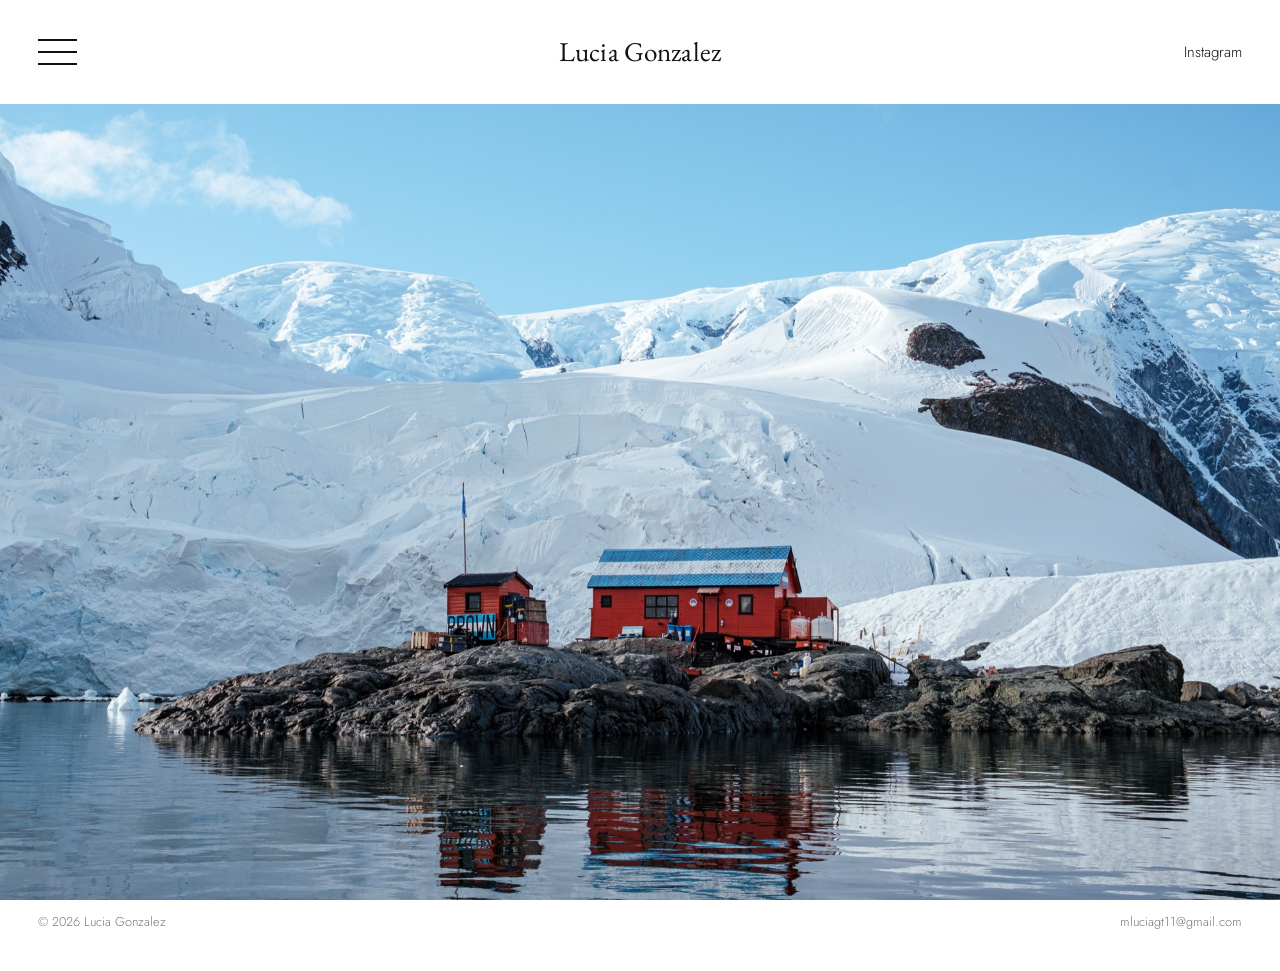
<file: index.html>
<!DOCTYPE html>
<html lang="en">
<head>
<title>Lucia Gonzalez | Photography</title>
<meta name="description" content="Photography by Lucia Gonzalez: biology, expeditions and the places in between.">
<meta charset="UTF-8">
<meta name="viewport" content="width=device-width, initial-scale=1">
<link rel="preconnect" href="https://fonts.googleapis.com">
<link rel="preconnect" href="https://fonts.gstatic.com" crossorigin>
<link href="https://fonts.googleapis.com/css2?family=EB+Garamond:wght@400&family=Jost:wght@300;400&display=swap" rel="stylesheet">
<link rel="stylesheet" href="style.css">
</head>
<body>

<header class="top">
  <button class="menu-toggle" type="button" aria-expanded="false" aria-controls="menu" aria-label="Open menu">
    <span></span><span></span><span></span>
  </button>
  <a class="top__name" href="index.html">Lucia Gonzalez</a>
  <a class="top__social" href="https://www.instagram.com/photobymlgt" target="_blank" rel="noopener noreferrer">Instagram</a>
</header>

<nav class="menu" id="menu" aria-label="Primary">
  <a href="index.html" aria-current="page">Home</a>
  <a href="work.html">Field Notes</a>
  <a href="about.html">About | Contact</a>
</nav>

<main class="home">
  <a href="albums/antarctica.html">
    <img class="home__image" src="images/ANT1-34.jpg" alt="Latest by Lucia Gonzalez">
  </a>
</main>

<footer class="foot">
  <p>© <span id="year">2026</span> Lucia Gonzalez</p>
  <p><a href="mailto:mluciagt11@gmail.com">mluciagt11@gmail.com</a></p>
</footer>

<script src="script.js"></script>
</body>
</html>
</file>
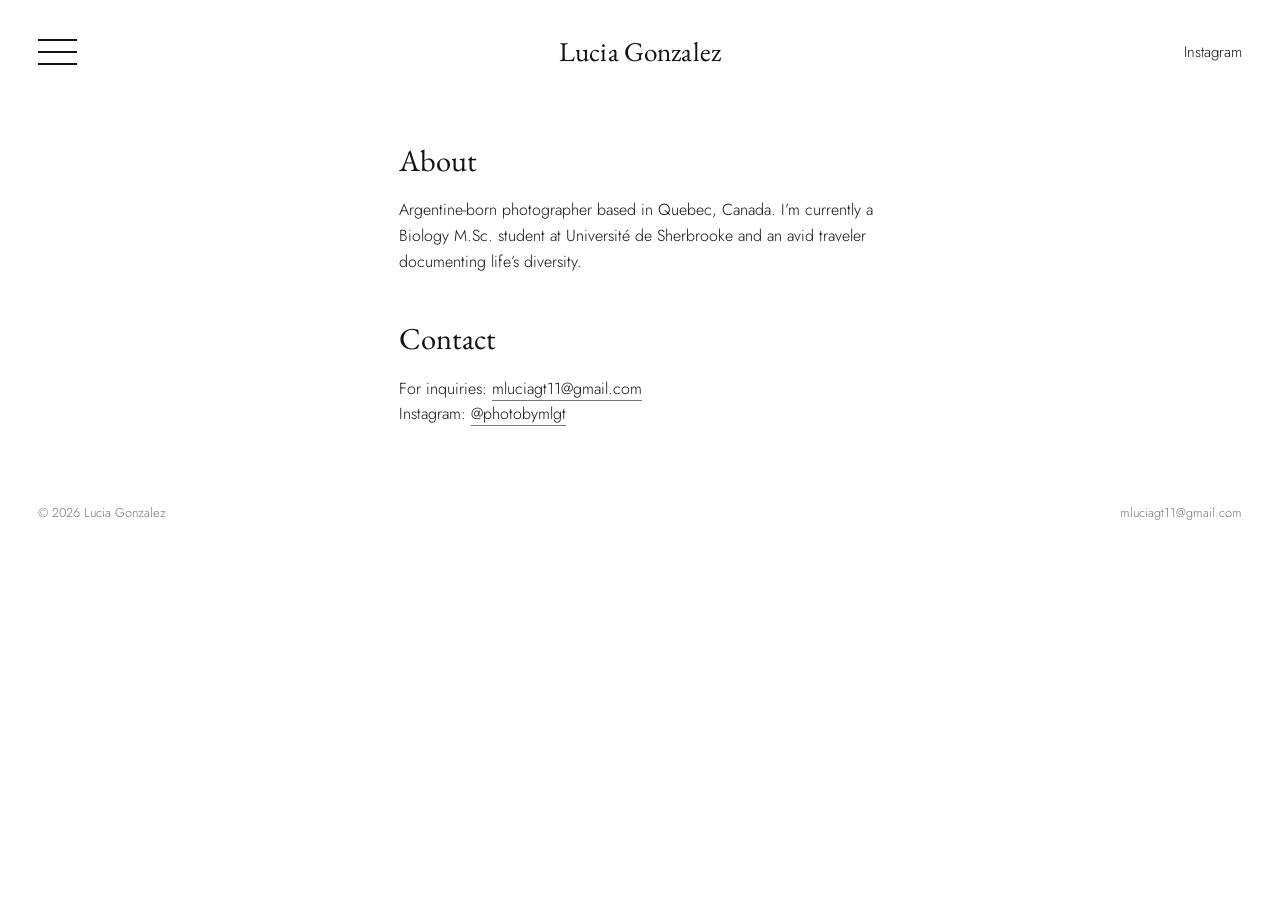
<file: about.html>
<!DOCTYPE html>
<html lang="en">
<head>
<title>About | Lucia Gonzalez</title>
<meta charset="UTF-8">
<meta name="viewport" content="width=device-width, initial-scale=1">
<link rel="preconnect" href="https://fonts.googleapis.com">
<link rel="preconnect" href="https://fonts.gstatic.com" crossorigin>
<link href="https://fonts.googleapis.com/css2?family=EB+Garamond:wght@400&family=Jost:wght@300;400&display=swap" rel="stylesheet">
<link rel="stylesheet" href="style.css">
</head>
<body>

<header class="top">
  <button class="menu-toggle" type="button" aria-expanded="false" aria-controls="menu" aria-label="Open menu">
    <span></span><span></span><span></span>
  </button>
  <a class="top__name" href="index.html">Lucia Gonzalez</a>
  <a class="top__social" href="https://www.instagram.com/photobymlgt" target="_blank" rel="noopener noreferrer">Instagram</a>
</header>

<nav class="menu" id="menu" aria-label="Primary">
  <a href="index.html">Home</a>
  <a href="work.html">Field Notes</a>
  <a href="about.html" aria-current="page">About | Contact</a>
</nav>

<main class="page page--text">
  <h1>About</h1>
  <p>Argentine-born photographer based in Quebec, Canada. I&rsquo;m currently a Biology M.Sc. student at Universit&eacute; de Sherbrooke and an avid traveler documenting life&rsquo;s diversity.</p>
  <h1 id="contact">Contact</h1>
  <p>For inquiries: <a href="mailto:mluciagt11@gmail.com">mluciagt11@gmail.com</a></p>
  <p>Instagram: <a href="https://www.instagram.com/photobymlgt/" target="_blank" rel="noopener">@photobymlgt</a></p>
</main>

<footer class="foot">
  <p>© <span id="year">2026</span> Lucia Gonzalez</p>
  <p><a href="mailto:mluciagt11@gmail.com">mluciagt11@gmail.com</a></p>
</footer>

<script src="script.js"></script>
</body>
</html>
</file>
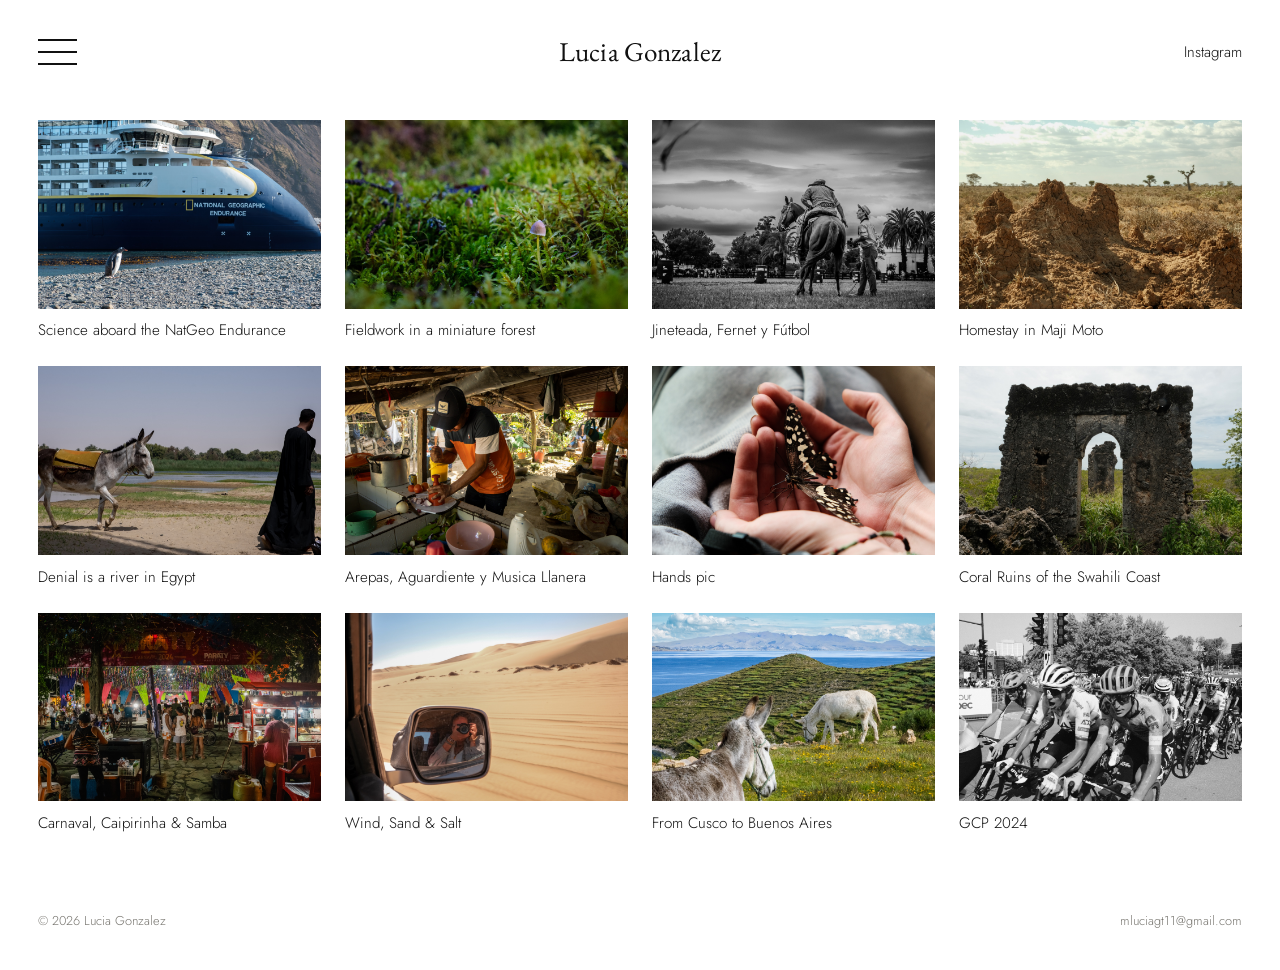
<file: work.html>
<!DOCTYPE html>
<html lang="en">
<head>
<title>Work | Lucia Gonzalez</title>
<meta charset="UTF-8">
<meta name="viewport" content="width=device-width, initial-scale=1">
<link rel="preconnect" href="https://fonts.googleapis.com">
<link rel="preconnect" href="https://fonts.gstatic.com" crossorigin>
<link href="https://fonts.googleapis.com/css2?family=EB+Garamond:wght@400&family=Jost:wght@300;400&display=swap" rel="stylesheet">
<link rel="stylesheet" href="style.css">
</head>
<body>

<header class="top">
  <button class="menu-toggle" type="button" aria-expanded="false" aria-controls="menu" aria-label="Open menu">
    <span></span><span></span><span></span>
  </button>
  <a class="top__name" href="index.html">Lucia Gonzalez</a>
  <a class="top__social" href="https://www.instagram.com/photobymlgt" target="_blank" rel="noopener noreferrer">Instagram</a>
</header>

<nav class="menu" id="menu" aria-label="Primary">
  <a href="index.html">Home</a>
  <a href="work.html" aria-current="page">Field Notes</a>
  <a href="about.html">About | Contact</a>
</nav>

<main class="page">
  <div class="album__grid">
    <a class="card" href="albums/antarctica.html">
      <img src="images/SG2_Stromness-29.jpg" alt="Cierva Cove, Antarctic Peninsula">
      <span>Science aboard the NatGeo Endurance</span>
    </a>
    <a class="card" href="albums/moss-mycobiome.html">
      <img src="images/Pleurozium_lbm.jpg" alt="The hidden world of mosses">
      <span>Fieldwork in a miniature forest</span>
    </a>
    <a class="card" href="albums/Jineteada.html">
      <img src="images/ARG.gilbert.BW-16.jpg" alt="Jineteada Entre Rios, Argentina">
      <span>Jineteada, Fernet y Fútbol</span>
    </a>
    <a class="card" href="albums/mcgill-afss.html">
      <img src="images/AFSS-6.jpg" alt="Maji Moto, Kenya">
      <span>Homestay in Maji Moto</span>
    </a>
    <a class="card" href="albums/nile.html">
      <img src="images/Egypt-1.jpg" alt="Nile River, Egypt">
      <span>Denial is a river in Egypt</span>
    </a>
    <a class="card" href="albums/Arepas.html">
      <img src="images/COL.casanare-096.jpg" alt="Monterrey, colombia">
      <span>Arepas, Aguardiente y Musica Llanera</span>
    </a>
    <a class="card" href="albums/album.html">
      <img src="images/Hands-1.jpg" alt="Hands">
      <span>Hands pic</span>
    </a>
    <a class="card" href="albums/album.html">
      <img src="images/Kilwa-1.jpg" alt="Kilwa, Tanzania">
      <span>Coral Ruins of the Swahili Coast</span>
    </a>
    <a class="card" href="albums/album.html">
      <img src="images/BRA-96.jpg" alt="Paraty, Brazil">
      <span>Carnaval, Caipirinha & Samba</span>
    </a>
    <a class="card" href="albums/album.html">
      <img src="images/Desert-2.jpg" alt="Siwa Oasis, Egypt">
      <span>Wind, Sand & Salt</span>
    </a>
    <a class="card" href="albums/album.html">
      <img src="images/BOL-039.jpg" alt="Bolivia">
      <span>From Cusco to Buenos Aires</span>
    </a>
    <a class="card" href="albums/album.html">
      <img src="images/GPC-1.jpg" alt="Grand Prix Cycliste">
      <span>GCP 2024</span>
    </a>
  </div>
</main>

<footer class="foot">
  <p>© <span id="year">2026</span> Lucia Gonzalez</p>
  <p><a href="mailto:mluciagt11@gmail.com">mluciagt11@gmail.com</a></p>
</footer>

<script src="script.js"></script>
</body>
</html>
</file>
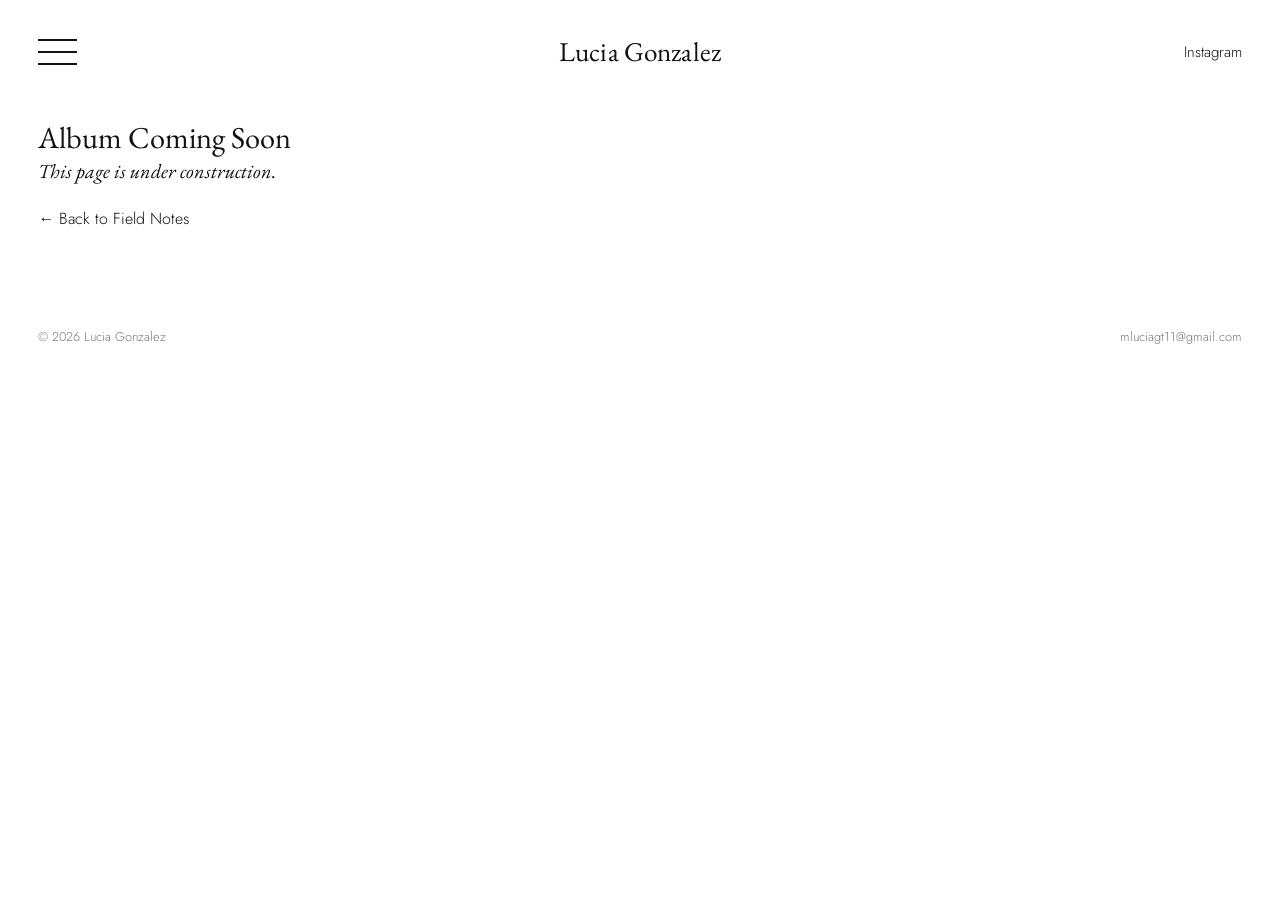
<file: albums/album.html>
<!DOCTYPE html>
<html lang="en">
<head>
<title>Album Coming Soon | Lucia Gonzalez</title>
<meta charset="UTF-8">
<meta name="viewport" content="width=device-width, initial-scale=1">
<link rel="preconnect" href="https://fonts.googleapis.com">
<link rel="preconnect" href="https://fonts.gstatic.com" crossorigin>
<link href="https://fonts.googleapis.com/css2?family=EB+Garamond:wght@400&family=Jost:wght@300;400&display=swap" rel="stylesheet">
<link rel="stylesheet" href="../style.css">
</head>
<body>

<header class="top">
  <button class="menu-toggle" type="button" aria-expanded="false" aria-controls="menu" aria-label="Open menu">
    <span></span><span></span><span></span>
  </button>
  <a class="top__name" href="../index.html">Lucia Gonzalez</a>
  <a class="top__social" href="https://www.instagram.com/photobymlgt" target="_blank" rel="noopener noreferrer">Instagram</a>
</header>

<nav class="menu" id="menu" aria-label="Primary">
  <a href="../index.html">Home</a>
  <a href="../work.html" aria-current="page">Field Notes</a>
  <a href="../about.html">About | Contact</a>
</nav>

<main class="page">

  <section class="story">
    <div class="story__text">
      <h1>Album Coming Soon</h1>
      <p class="story__place">This page is under construction.</p>
      <p></p>
      <p><a href="../work.html">&larr; Back to Field Notes</a></p>
    </div>
  </section>

</main>

<footer class="foot">
  <p>© <span id="year">2026</span> Lucia Gonzalez</p>
  <p><a href="mailto:mluciagt11@gmail.com">mluciagt11@gmail.com</a></p>
</footer>

<script src="../script.js"></script>
</body>
</html>
</file>
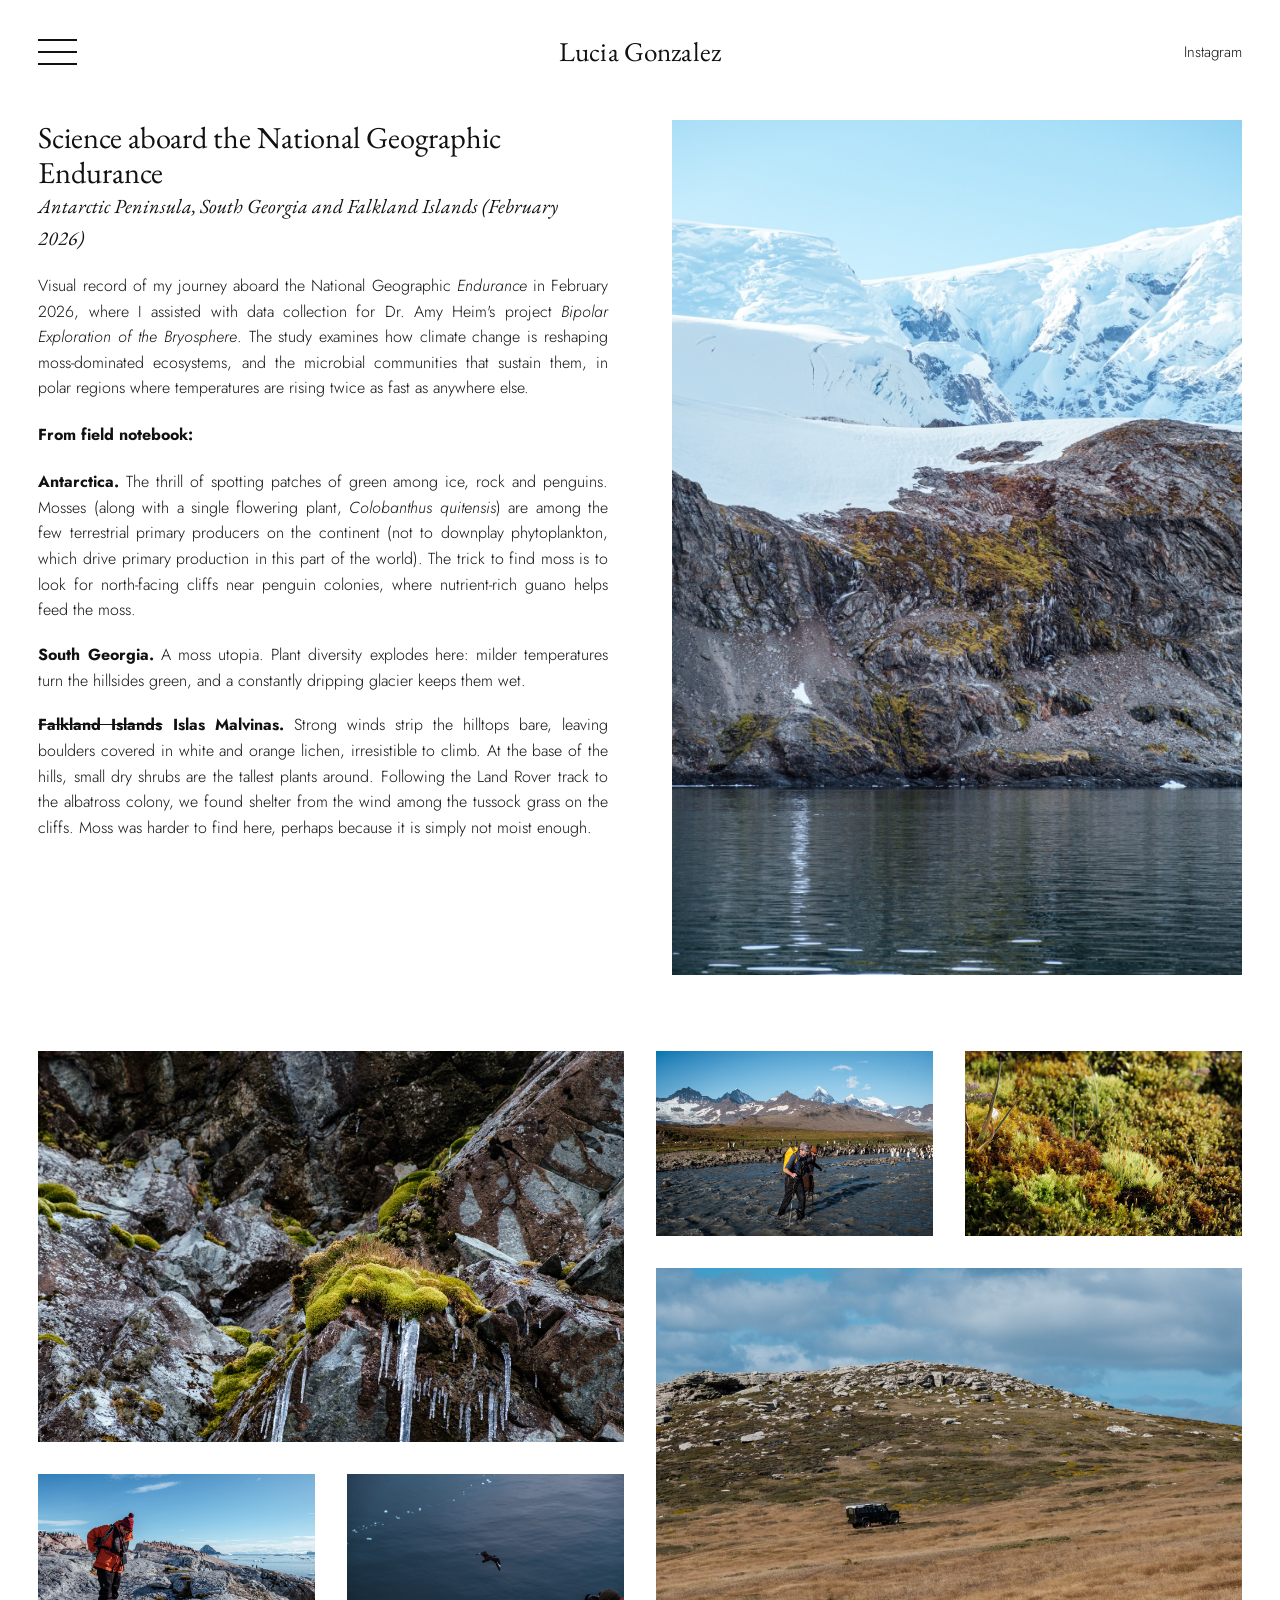
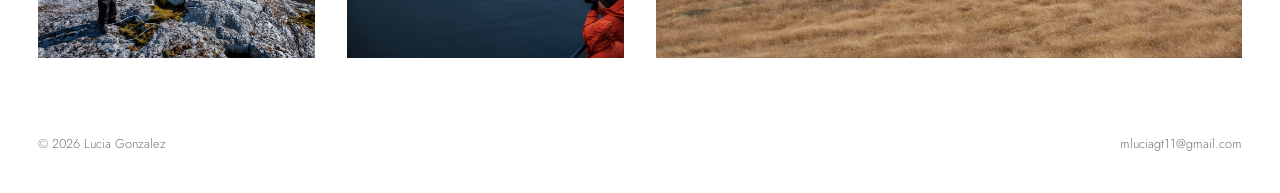
<file: albums/antarctica.html>
<!DOCTYPE html>
<html lang="en">
<head>
<title>Antarctica | Lucia Gonzalez</title>
<meta charset="UTF-8">
<meta name="viewport" content="width=device-width, initial-scale=1">
<link rel="preconnect" href="https://fonts.googleapis.com">
<link rel="preconnect" href="https://fonts.gstatic.com" crossorigin>
<link href="https://fonts.googleapis.com/css2?family=EB+Garamond:wght@400&family=Jost:wght@300;400&display=swap" rel="stylesheet">
<link rel="stylesheet" href="../style.css">
</head>
<body>

<header class="top">
  <button class="menu-toggle" type="button" aria-expanded="false" aria-controls="menu" aria-label="Open menu">
    <span></span><span></span><span></span>
  </button>
  <a class="top__name" href="../index.html">Lucia Gonzalez</a>
  <a class="top__social" href="https://www.instagram.com/photobymlgt" target="_blank" rel="noopener noreferrer">Instagram</a>
</header>

<nav class="menu" id="menu" aria-label="Primary">
  <a href="../index.html">Home</a>
  <a href="../work.html" aria-current="page">Field Notes</a>
  <a href="../about.html">About | Contact</a>
</nav>

<main class="page" data-gallery>

  <section class="story">
    <div class="story__text">
      <h1>Science aboard the National Geographic Endurance</h1>
      <p class="story__place">Antarctic Peninsula, South Georgia and Falkland Islands (February 2026)</p>
      <!-- Replace the paragraph below with text. Add more <p> blocks for more paragraphs. -->
      <p>Visual record of my journey aboard the National Geographic <em>Endurance</em> in February 2026, where I assisted with data collection for Dr. Amy Heim's project <em>Bipolar Exploration of the Bryosphere</em>. The study examines how climate change is reshaping moss-dominated ecosystems, and the microbial communities that sustain them, in polar regions where temperatures are rising twice as fast as anywhere else.</p>
      <h4>From field notebook:</h4>
      <p><strong>Antarctica.</strong> The thrill of spotting patches of green among ice, rock and penguins. Mosses (along with a single flowering plant, <em>Colobanthus quitensis</em>) are among the few terrestrial primary producers on the continent (not to downplay phytoplankton, which drive primary production in this part of the world). The trick to find moss is to look for north-facing cliffs near penguin colonies, where nutrient-rich guano helps feed the moss.</p>
      <p><strong>South Georgia.</strong> A moss utopia. Plant diversity explodes here: milder temperatures turn the hillsides green, and a constantly dripping glacier keeps them wet.</p>
      <p><strong><s>Falkland Islands</s> Islas Malvinas.</strong> Strong winds strip the hilltops bare, leaving boulders covered in white and orange lichen, irresistible to climb. At the base of the hills, small dry shrubs are the tallest plants around. Following the Land Rover track to the albatross colony, we found shelter from the wind among the tussock grass on the cliffs. Moss was harder to find here, perhaps because it is simply not moist enough.</p>
</div>
    <img src="../images/ANT1_Moss-1.jpg" alt="Antarctica">
  </section>

  <section class="story__gallery--halves" data-gallery aria-label="More photographs">

  <div class="half">
    <img class="span-2" src="../images/ANT1_Moss-10.jpg" alt="Antarctica" loading="lazy">
    <img src="../images/ANT3_Moss-8.jpg" alt="Cierva Cove, Antarctica" loading="lazy">
    <img src="../images/LemaireChannel-21.jpg" alt="Lemaire Channel, Antarctica" loading="lazy">
  </div>

  <div class="half">
    <img src="../images/SG3_StAndrews-23.jpg" alt="St. Andrews, South Georgia" loading="lazy">
    <img src="../images/SG1_Moss-48.jpg" alt="St. Andrews, South Georgia" loading="lazy">
    <img class="span-2" src="../images/FALK6_WestPointIsland-46.jpg" alt="West Point Island, Falkland Islands" loading="lazy">
  </div>
</section>

</main>

<footer class="foot">
  <p>© <span id="year">2026</span> Lucia Gonzalez</p>
  <p><a href="mailto:mluciagt11@gmail.com">mluciagt11@gmail.com</a></p>
</footer>

<script src="../script.js"></script>
</body>
</html>
</file>
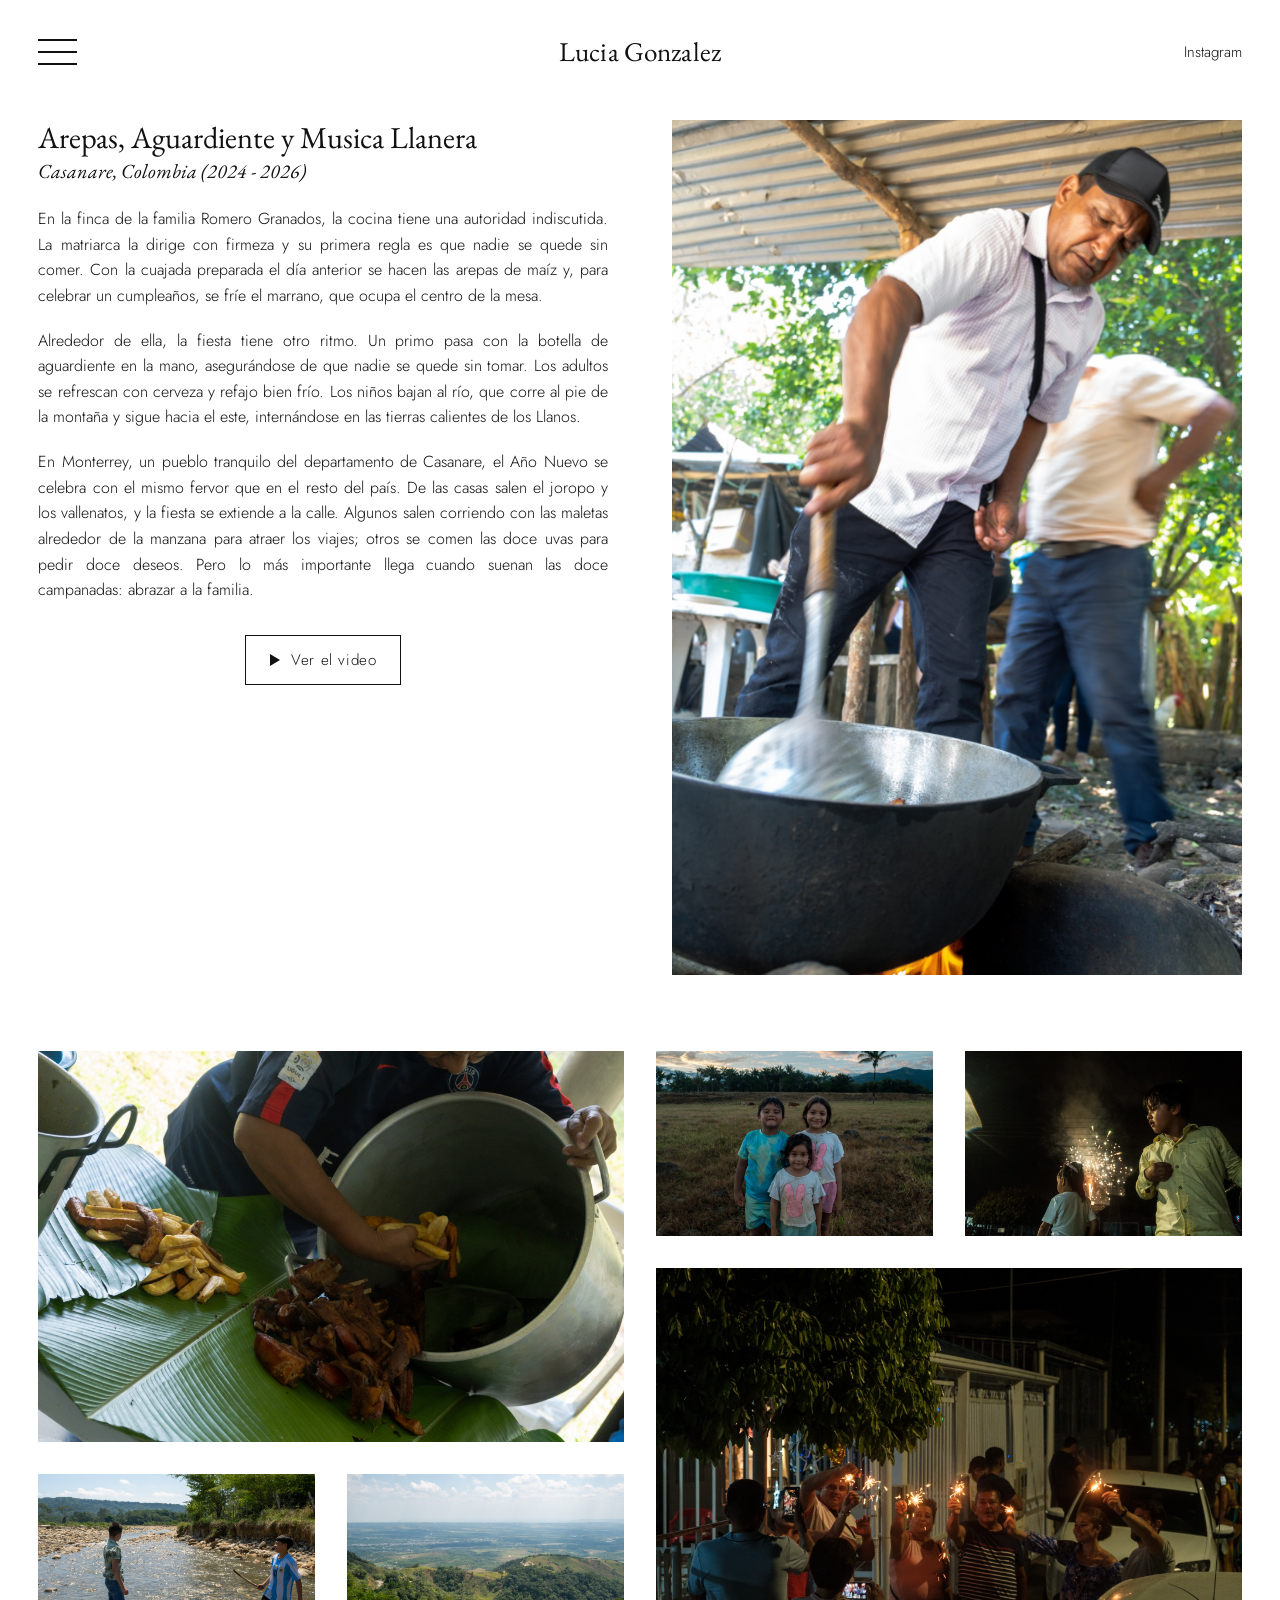
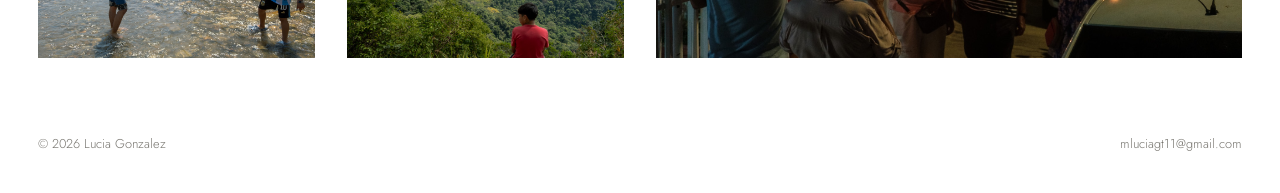
<file: albums/Arepas.html>
<!DOCTYPE html>
<html lang="en">
<head>
<title>Arepas, Aguardiente y Musica Llanera | Lucia Gonzalez</title>
<meta charset="UTF-8">
<meta name="viewport" content="width=device-width, initial-scale=1">
<link rel="preconnect" href="https://fonts.googleapis.com">
<link rel="preconnect" href="https://fonts.gstatic.com" crossorigin>
<link href="https://fonts.googleapis.com/css2?family=EB+Garamond:wght@400&family=Jost:wght@300;400&display=swap" rel="stylesheet">
<link rel="stylesheet" href="../style.css">
</head>
<body>

<header class="top">
  <button class="menu-toggle" type="button" aria-expanded="false" aria-controls="menu" aria-label="Open menu">
    <span></span><span></span><span></span>
  </button>
  <a class="top__name" href="../index.html">Lucia Gonzalez</a>
  <a class="top__social" href="https://www.instagram.com/photobymlgt" target="_blank" rel="noopener noreferrer">Instagram</a>
</header>

<nav class="menu" id="menu" aria-label="Primary">
  <a href="../index.html">Home</a>
  <a href="../work.html" aria-current="page">Field Notes</a>
  <a href="../about.html">About | Contact</a>
</nav>

<main class="page" data-gallery>

  <section class="story">
    <div class="story__text">
      <h1>Arepas, Aguardiente y Musica Llanera</h1>
      <p class="story__place">Casanare, Colombia (2024 - 2026)</p>
      <!-- Replace the paragraph below with text. Add more <p> blocks for more paragraphs. -->
      <p>En la finca de la familia Romero Granados, la cocina tiene una autoridad indiscutida. La matriarca la dirige con firmeza y su primera regla es que nadie se quede sin comer. Con la cuajada preparada el día anterior se hacen las arepas de maíz y, para celebrar un cumpleaños, se fríe el marrano, que ocupa el centro de la mesa. </p>
      <p>Alrededor de ella, la fiesta tiene otro ritmo. Un primo pasa con la botella de aguardiente en la mano, asegurándose de que nadie se quede sin tomar. Los adultos se refrescan con cerveza y refajo bien frío. Los niños bajan al río, que corre al pie de la montaña y sigue hacia el este, internándose en las tierras calientes de los Llanos.</p>
      <p>En Monterrey, un pueblo tranquilo del departamento de Casanare, el Año Nuevo se celebra con el mismo fervor que en el resto del país. De las casas salen el joropo y los vallenatos, y la fiesta se extiende a la calle. Algunos salen corriendo con las maletas alrededor de la manzana para atraer los viajes; otros se comen las doce uvas para pedir doce deseos. Pero lo más importante llega cuando suenan las doce campanadas: abrazar a la familia.</p>
    <div class="story__video">
      <a class="btn-video" href="https://youtu.be/e9Mtw2pwMKE" target="_blank" rel="noopener noreferrer">Ver el video</a>
      </div>
    </div>
    <img src="../images/COL.casanare-077.jpg" alt="Casanare,Colombia">
  </section>

  <section class="story__gallery--halves" data-gallery aria-label="More photographs">

  <div class="half">
    <img class="span-2" src="../images/COL.casanare-101.jpg" alt="Casanare, Colombia" loading="lazy">
    <img src="../images/COL.casanare-074.jpg" alt="Casanare, Colombia" loading="lazy">
    <img src="../images/COL.casanare-158.jpg" alt="Casanare, Colombia" loading="lazy">
  </div>

  <div class="half">
    <img src="../images/COL-1.jpg" alt="Casanare, Colombia" loading="lazy">
    <img src="../images/COL-2.jpg" alt="Casanare, Colombia" loading="lazy">
    <img class="span-2" src="../images/COL-3.jpg" alt="Casanare, Colombia" loading="lazy">
  </div>

</section>

</main>

<footer class="foot">
  <p>© <span id="year">2026</span> Lucia Gonzalez</p>
  <p><a href="mailto:mluciagt11@gmail.com">mluciagt11@gmail.com</a></p>
</footer>

<script src="../script.js"></script>
</body>
</html>
</file>
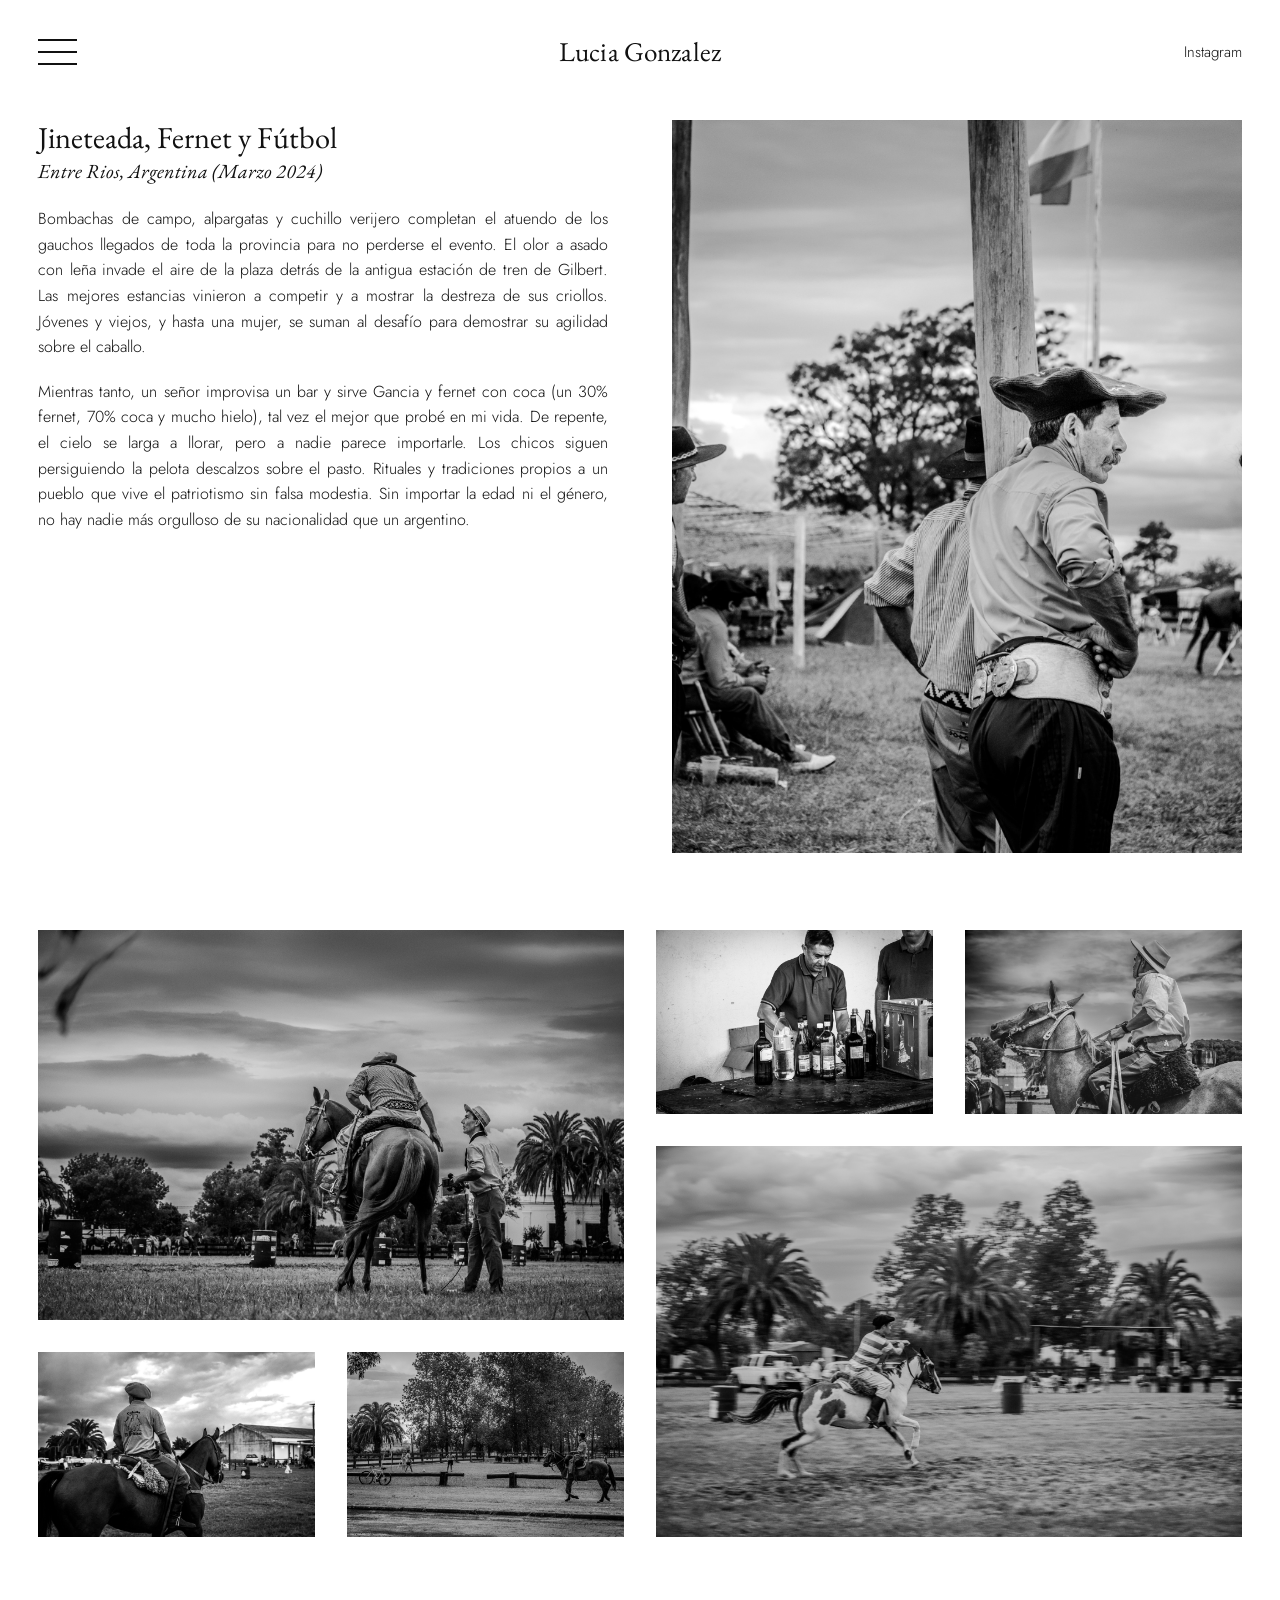
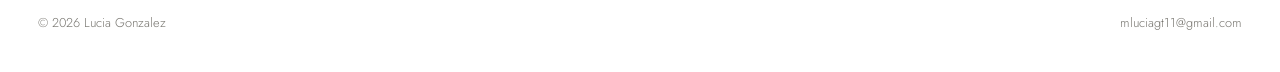
<file: albums/Jineteada.html>
<!DOCTYPE html>
<html lang="en">
<head>
<title>Jineteada | Lucia Gonzalez</title>
<meta charset="UTF-8">
<meta name="viewport" content="width=device-width, initial-scale=1">
<link rel="preconnect" href="https://fonts.googleapis.com">
<link rel="preconnect" href="https://fonts.gstatic.com" crossorigin>
<link href="https://fonts.googleapis.com/css2?family=EB+Garamond:wght@400&family=Jost:wght@300;400&display=swap" rel="stylesheet">
<link rel="stylesheet" href="../style.css">
</head>
<body>

<header class="top">
  <button class="menu-toggle" type="button" aria-expanded="false" aria-controls="menu" aria-label="Open menu">
    <span></span><span></span><span></span>
  </button>
  <a class="top__name" href="../index.html">Lucia Gonzalez</a>
  <a class="top__social" href="https://www.instagram.com/photobymlgt" target="_blank" rel="noopener noreferrer">Instagram</a>
</header>

<nav class="menu" id="menu" aria-label="Primary">
  <a href="../index.html">Home</a>
  <a href="../work.html" aria-current="page">Field Notes</a>
  <a href="../about.html">About | Contact</a>
</nav>

<main class="page" data-gallery>

  <section class="story">
    <div class="story__text">
      <h1>Jineteada, Fernet y Fútbol</h1>
      <p class="story__place">Entre Rios, Argentina (Marzo 2024)</p>
      <!-- Replace the paragraph below with your own text. Add more <p> blocks for more paragraphs. -->
      <p>Bombachas de campo, alpargatas y cuchillo verijero completan el atuendo de los gauchos llegados de toda la provincia para no perderse el evento. El olor a asado con leña invade el aire de la plaza detrás de la antigua estación de tren de Gilbert. 
        Las mejores estancias vinieron a competir y a mostrar la destreza de sus criollos. Jóvenes y viejos, y hasta una mujer, se suman al desafío para demostrar su agilidad sobre el caballo.</p>
      <p>Mientras tanto, un señor improvisa un bar y sirve Gancia y fernet con coca (un 30% fernet, 70% coca y mucho hielo), tal vez el mejor que probé en mi vida.
        De repente, el cielo se larga a llorar, pero a nadie parece importarle. Los chicos siguen persiguiendo la pelota descalzos sobre el pasto. 
        Rituales y tradiciones propios a un pueblo que vive el patriotismo sin falsa modestia. Sin importar la edad ni el género, no hay nadie más orgulloso de su nacionalidad que un argentino. </p>
    </div>
    <img src="../images/ARG.gilbert.BW-13.jpg" alt="Jineteada Entre Rios, Argentina">
  </section>

  <section class="story__gallery--halves" data-gallery aria-label="More photographs">

  <div class="half">
    <img class="span-2" src="../images/ARG.gilbert.BW-16.jpg" alt="Jineteada Entre Ríos, Argentina" loading="lazy">
    <img src="../images/ARG.gilbert.BW-15.jpg" alt="Jineteada Entre Ríos, Argentina" loading="lazy">
    <img src="../images/ARG.gilbert.BW-12.jpg" alt="Jineteada Entre Ríos, Argentina" loading="lazy">
  </div>

  <div class="half">
    <img src="../images/ARG.gilbert.BW-03.jpg" alt="Jineteada Entre Ríos, Argentina" loading="lazy">
    <img src="../images/ARG.gilbert.BW-08.jpg" alt="Jineteada Entre Ríos, Argentina" loading="lazy">
    <img class="span-2" src="../images/ARG.gilbert.BW-18.jpg" alt="Jineteada Entre Ríos, Argentina" loading="lazy">
  </div>

</section>

</main>

<footer class="foot">
  <p>© <span id="year">2026</span> Lucia Gonzalez</p>
  <p><a href="mailto:mluciagt11@gmail.com">mluciagt11@gmail.com</a></p>
</footer>

<script src="../script.js"></script>
</body>
</html>
</file>
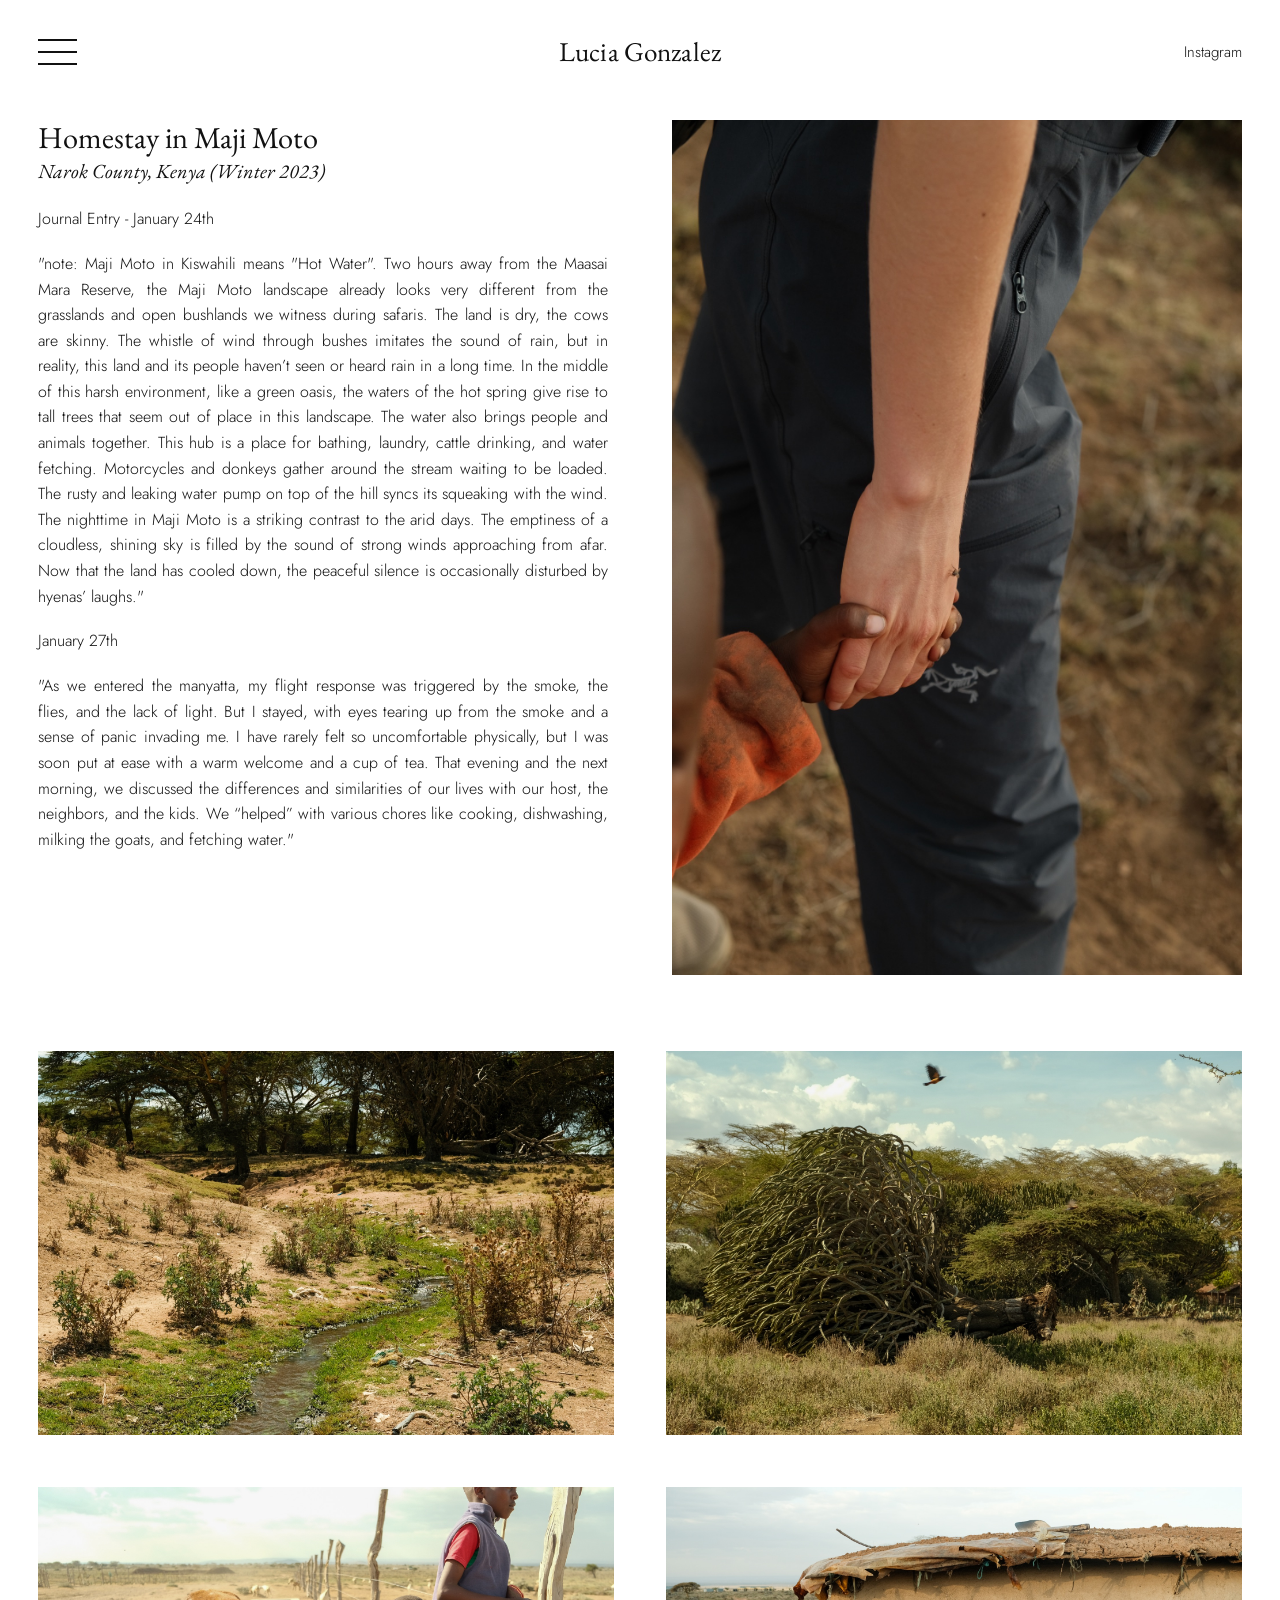
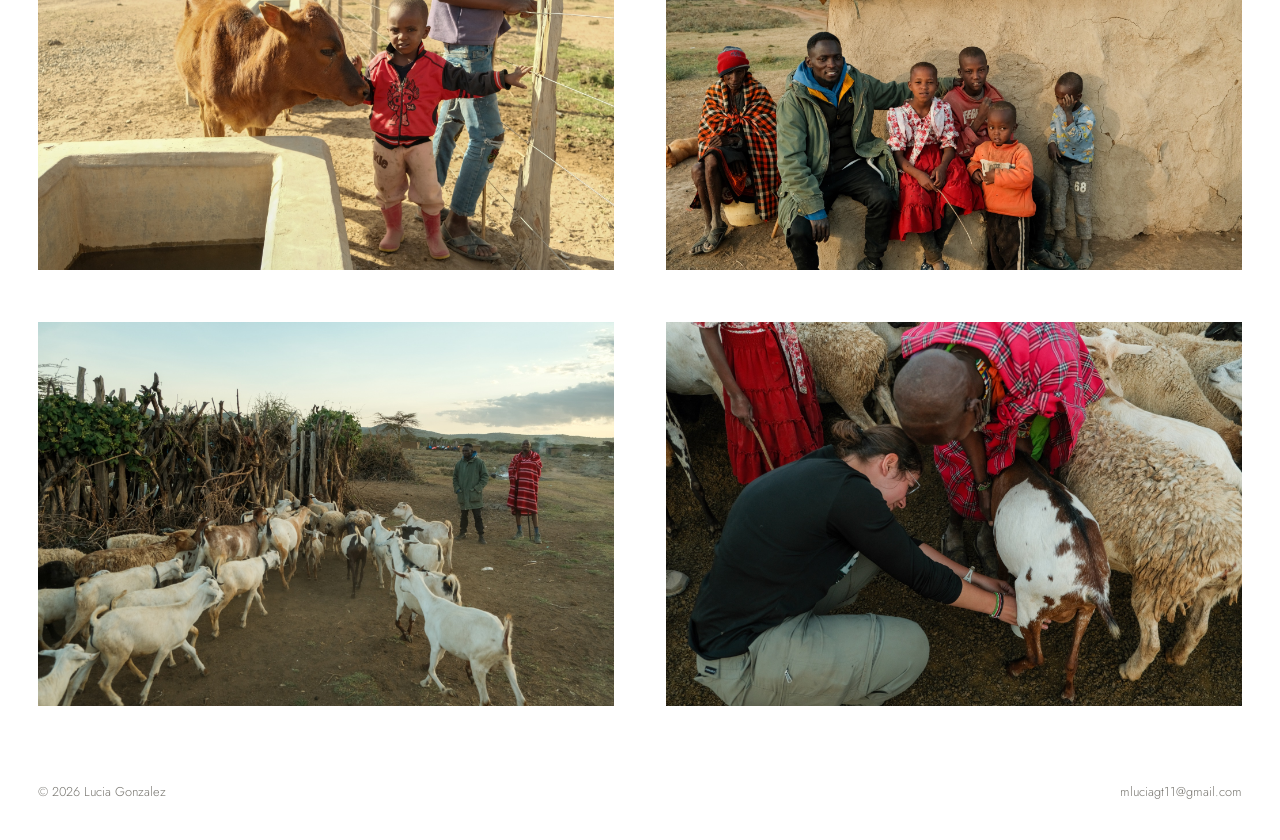
<file: albums/mcgill-afss.html>
<!DOCTYPE html>
<html lang="en">
<head>
<title>Field Study Semester | Lucia Gonzalez</title>
<meta charset="UTF-8">
<meta name="viewport" content="width=device-width, initial-scale=1">
<link rel="preconnect" href="https://fonts.googleapis.com">
<link rel="preconnect" href="https://fonts.gstatic.com" crossorigin>
<link href="https://fonts.googleapis.com/css2?family=EB+Garamond:wght@400&family=Jost:wght@300;400&display=swap" rel="stylesheet">
<link rel="stylesheet" href="../style.css">
</head>
<body>

<header class="top">
  <button class="menu-toggle" type="button" aria-expanded="false" aria-controls="menu" aria-label="Open menu">
    <span></span><span></span><span></span>
  </button>
  <a class="top__name" href="../index.html">Lucia Gonzalez</a>
  <a class="top__social" href="https://www.instagram.com/photobymlgt" target="_blank" rel="noopener noreferrer">Instagram</a>
</header>

<nav class="menu" id="menu" aria-label="Primary">
  <a href="../index.html">Home</a>
  <a href="../work.html" aria-current="page">Field Notes</a>
  <a href="../about.html">About | Contact</a>
</nav>

<main class="page" data-gallery>

  <section class="story">
    <div class="story__text">
      <h1>Homestay in Maji Moto</h1>
      <p class="story__place">Narok County, Kenya (Winter 2023)</p>
      <!-- Replace the paragraph below with text. Add more <p> blocks for more paragraphs. -->
      <p> Journal Entry - January 24th </p>
      <p>"note: Maji Moto in Kiswahili means "Hot Water". Two hours away from the Maasai Mara Reserve, the Maji Moto landscape already looks very different from the grasslands and open bushlands we witness during safaris. The land is dry, the cows are skinny. The whistle of wind through bushes imitates the sound of rain, but in reality, this land and its people haven’t seen or heard rain in a long time. 
        In the middle of this harsh environment, like a green oasis, the waters of the hot spring give rise to tall trees that seem out of place in this landscape. The water also brings people and animals together. This hub is a place for bathing, laundry, cattle drinking, and water fetching. Motorcycles and donkeys gather around the stream waiting to be loaded. 
        The rusty and leaking water pump on top of the hill syncs its squeaking with the wind. The nighttime in Maji Moto is a striking contrast to the arid days. The emptiness of a cloudless, shining sky is filled by the sound of strong winds approaching from afar. Now that the land has cooled down, the peaceful silence is occasionally disturbed by hyenas’ laughs."</p>
      <p>January 27th</p>
      <p>"As we entered the manyatta, my flight response was triggered by the smoke, the flies, and the lack of light. But I stayed, with eyes tearing up from the smoke and a sense of panic invading me. I have rarely felt so uncomfortable physically, but I was soon put at ease with a warm welcome and a cup of tea. 
        That evening and the next morning, we discussed the differences and similarities of our lives with our host, the neighbors, and the kids. We “helped” with various chores like cooking, dishwashing, milking the goats, and fetching water."</p>
    </div>
    <img src="../images/AFSS-1.jpg" alt="hands">
  </section>

  <section class="story__gallery" data-gallery aria-label="More photographs">
    <img class="span-2" src="../images/AFSS-7.jpg" alt="Maji Moto" loading="lazy">
    <img class="span-2" src="../images/AFSS-8.jpg" alt="Maji Moto" loading="lazy">
    <img class="span-2" src="../images/AFSS-2.jpg" alt="Maji Moto, Kenya" loading="lazy">
    <img class="span-2" src="../images/AFSS-3.jpg" alt="Maji Moto, Kenya" loading="lazy">
    <img class="span-2" src="../images/AFSS-4.jpg" alt="Maji Moto, Kenya" loading="lazy">
    <img class="span-2" src="../images/AFSS-5.jpg" alt="Maji Moto, Kenya" loading="lazy">
  </section>

</main>

<footer class="foot">
  <p>© <span id="year">2026</span> Lucia Gonzalez</p>
  <p><a href="mailto:mluciagt11@gmail.com">mluciagt11@gmail.com</a></p>
</footer>

<script src="../script.js"></script>
</body>
</html>
</file>
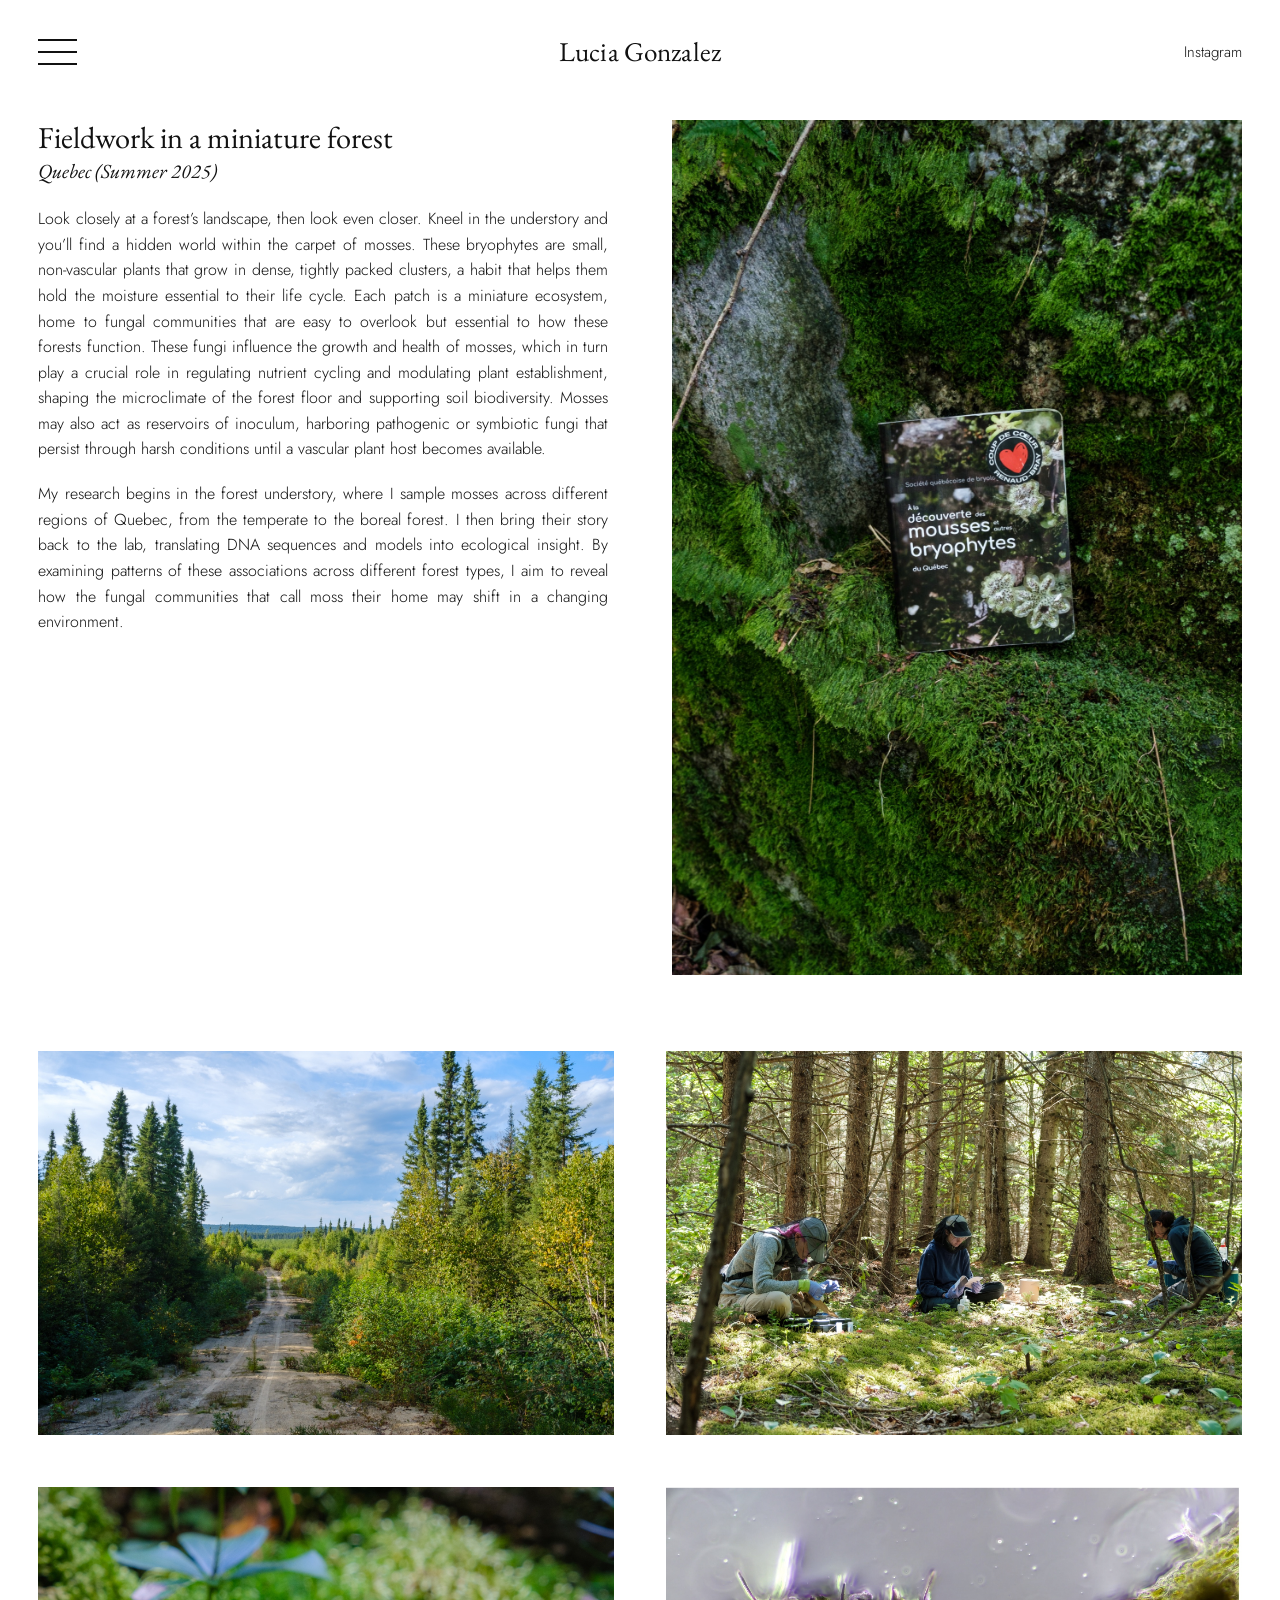
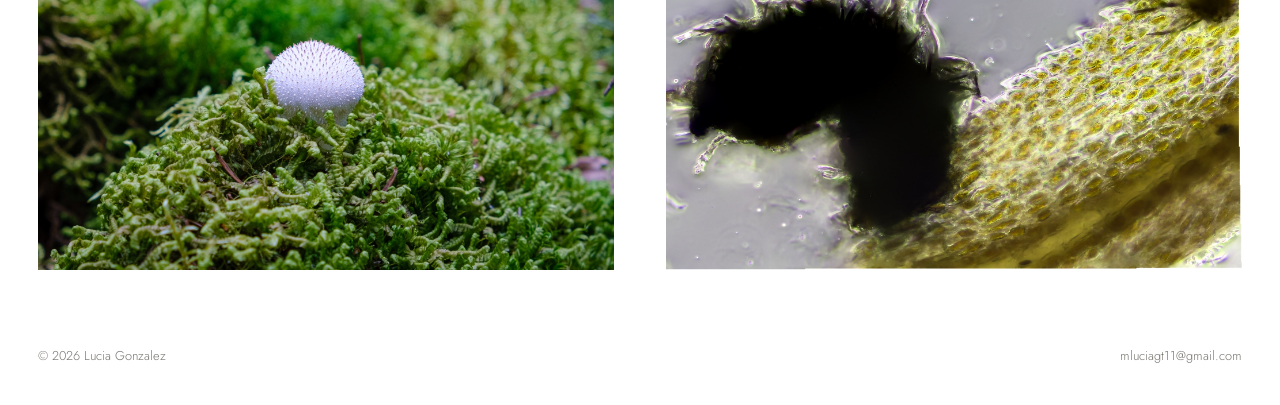
<file: albums/moss-mycobiome.html>
<!DOCTYPE html>
<html lang="en">
<head>
<title>Moss mycobiome — Lucia Torres</title>
<meta charset="UTF-8">
<meta name="viewport" content="width=device-width, initial-scale=1">
<link rel="preconnect" href="https://fonts.googleapis.com">
<link rel="preconnect" href="https://fonts.gstatic.com" crossorigin>
<link href="https://fonts.googleapis.com/css2?family=EB+Garamond:wght@400&family=Jost:wght@300;400&display=swap" rel="stylesheet">
<link rel="stylesheet" href="../style.css">
</head>
<body>

<header class="top">
  <button class="menu-toggle" type="button" aria-expanded="false" aria-controls="menu" aria-label="Open menu">
    <span></span><span></span><span></span>
  </button>
  <a class="top__name" href="../index.html">Lucia Gonzalez</a>
  <a class="top__social" href="https://www.instagram.com/photobymlgt" target="_blank" rel="noopener noreferrer">Instagram</a>
</header>

<nav class="menu" id="menu" aria-label="Primary">
  <a href="../index.html">Home</a>
  <a href="../work.html" aria-current="page">Field Notes</a>
  <a href="../about.html">About | Contact</a>
</nav>

<main class="page" data-gallery>

  <section class="story">
    <div class="story__text">
      <h1>Fieldwork in a miniature forest</h1>
      <p class="story__place">Quebec (Summer 2025)</p>
      <!-- Replace the paragraph below with text. Add more <p> blocks for more paragraphs. -->
      <p>Look closely at a forest’s landscape, then look even closer. Kneel in the understory and you’ll find a hidden world within the carpet of mosses. 
        These bryophytes are small, non-vascular plants that grow in dense, tightly packed clusters, a habit that helps them hold the moisture essential to their life cycle. 
        Each patch is a miniature ecosystem, home to fungal communities that are easy to overlook but essential to how these forests function. 
        These fungi influence the growth and health of mosses, which in turn play a crucial role in regulating nutrient cycling and modulating plant establishment, shaping the microclimate of the forest floor and supporting soil biodiversity.
        Mosses may also act as reservoirs of inoculum, harboring pathogenic or symbiotic fungi that persist through harsh conditions until a vascular plant host becomes available.</p>
      <p>My research begins in the forest understory, where I sample mosses across different regions of Quebec, from the temperate to the boreal forest. I then bring their story back to the lab, translating DNA sequences and models into ecological insight. 
        By examining patterns of these associations across different forest types, I aim to reveal how the fungal communities that call moss their home may shift in a changing environment.</p>
    </div>
    <img src="../images/Moss-2.jpg" alt="Bryophyte guide">
  </section>

  <section class="story__gallery" data-gallery aria-label="More photographs">
  <img class="span-2" src="../images/Moss-3.jpg" alt="Dozois" loading="lazy">
  <img class="span-2" src="../images/Moss-1.jpg" alt="Sampling Kenauk" loading="lazy">
  <img class="span-2" src="../images/Moss-4.jpg" alt="Fungi Dozois" loading="lazy">
  <img class="span-2" src="../images/1_DC2_Dicra_006.png" alt="S.S. Dicra" loading="lazy">
</section>

</main>

<footer class="foot">
  <p>© <span id="year">2026</span> Lucia Gonzalez</p>
  <p><a href="mailto:mluciagt11@gmail.com">mluciagt11@gmail.com</a></p>
</footer>

<script src="../script.js"></script>
</body>
</html>
</file>
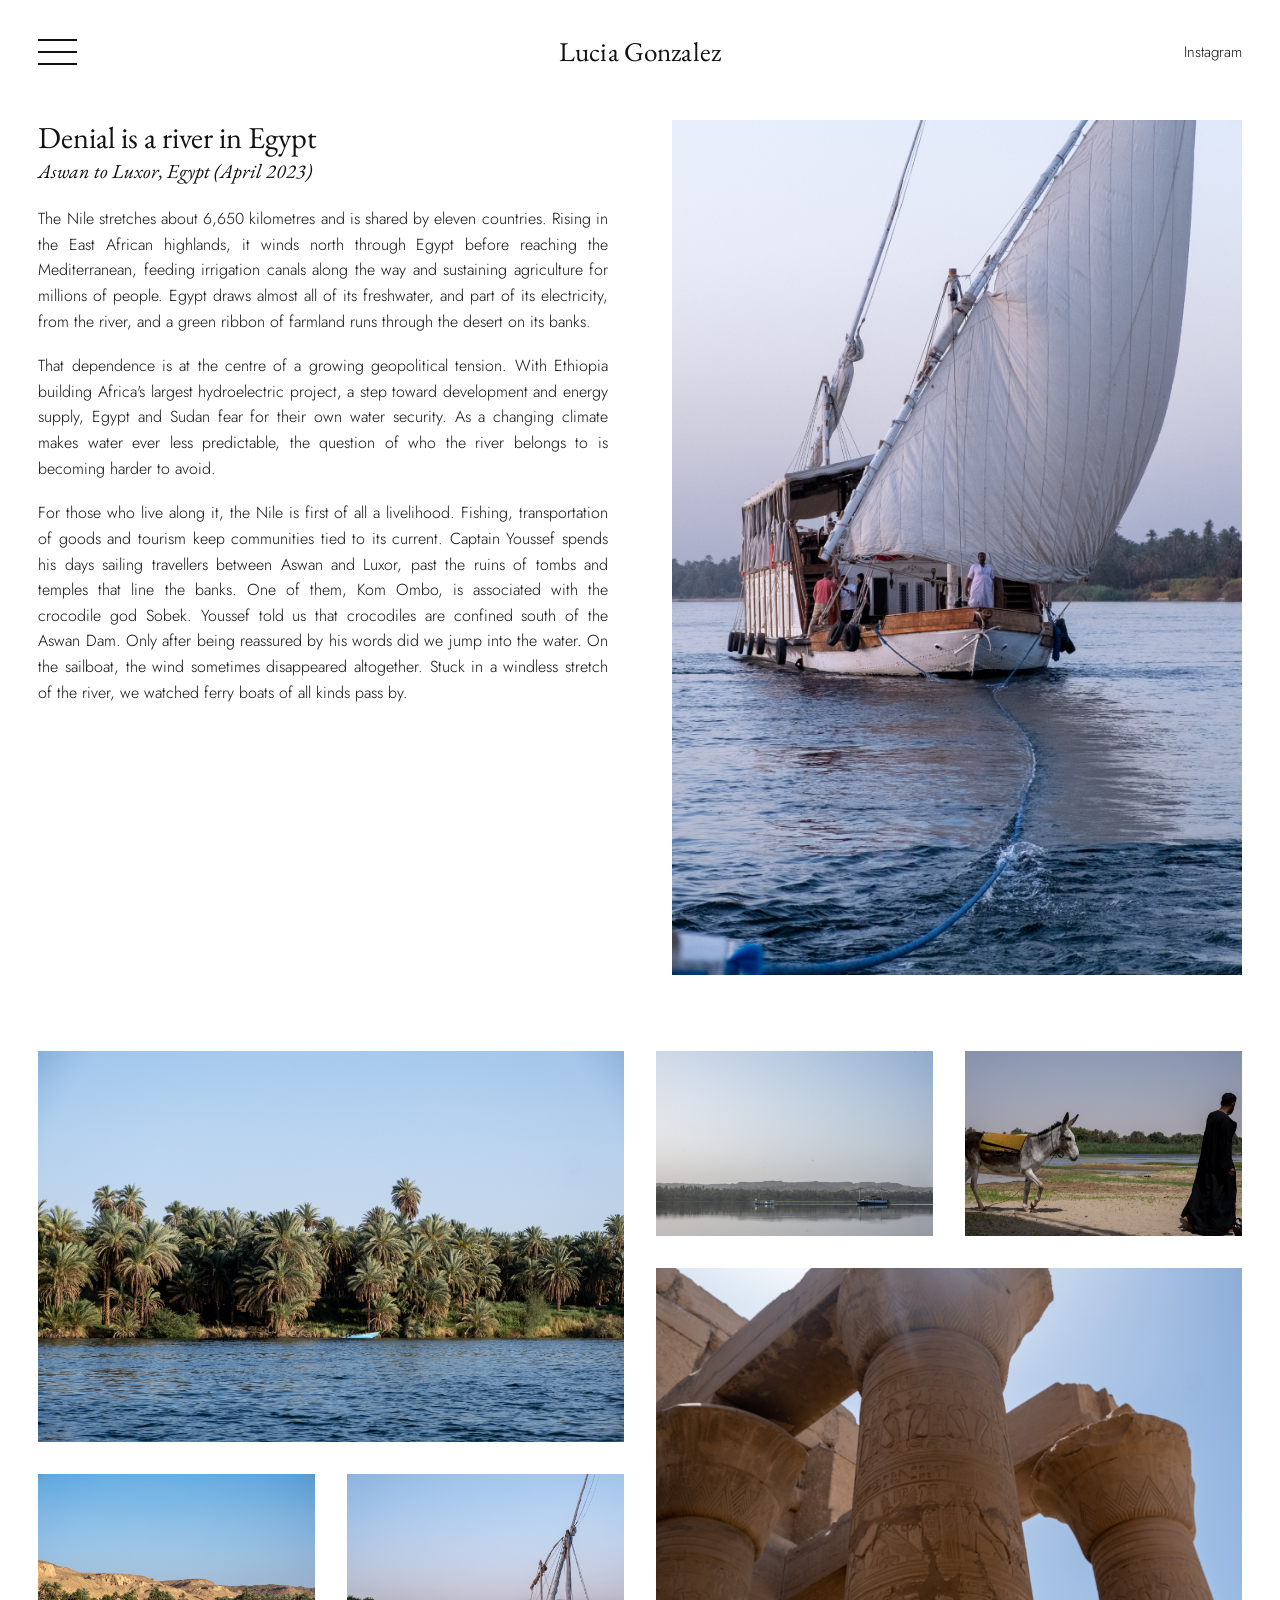
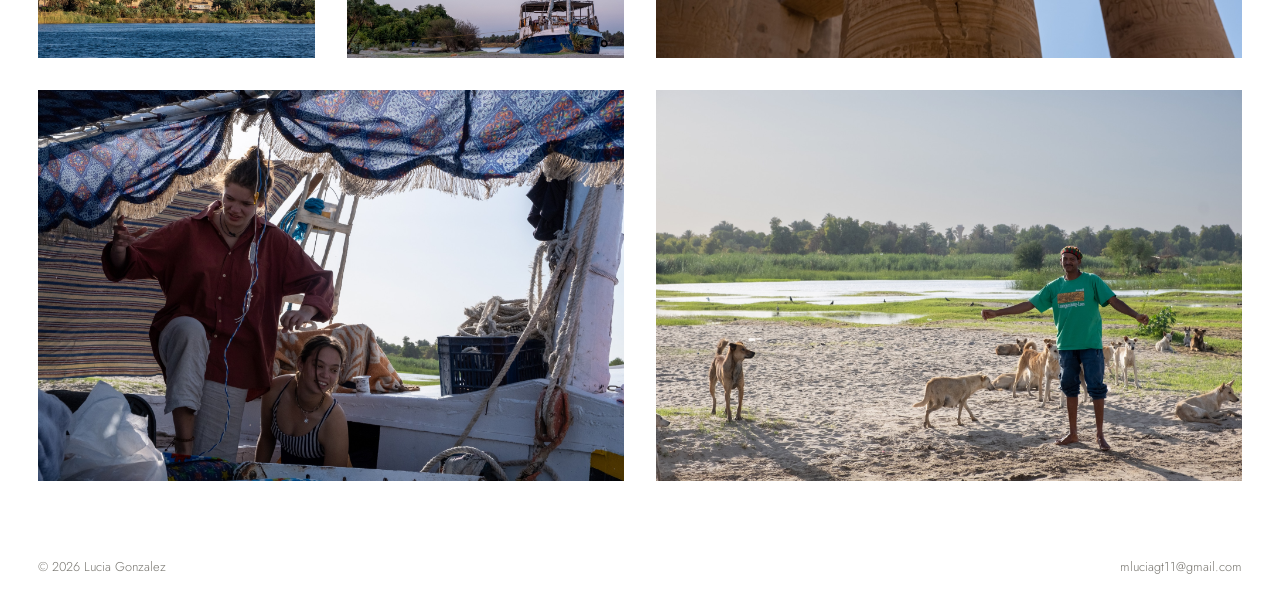
<file: albums/nile.html>
<!DOCTYPE html>
<html lang="en">
<head>
<title>Nile River | Lucia Gonzalez</title>
<meta charset="UTF-8">
<meta name="viewport" content="width=device-width, initial-scale=1">
<link rel="preconnect" href="https://fonts.googleapis.com">
<link rel="preconnect" href="https://fonts.gstatic.com" crossorigin>
<link href="https://fonts.googleapis.com/css2?family=EB+Garamond:wght@400&family=Jost:wght@300;400&display=swap" rel="stylesheet">
<link rel="stylesheet" href="../style.css">
</head>
<body>

<header class="top">
  <button class="menu-toggle" type="button" aria-expanded="false" aria-controls="menu" aria-label="Open menu">
    <span></span><span></span><span></span>
  </button>
  <a class="top__name" href="../index.html">Lucia Gonzalez</a>
  <a class="top__social" href="https://www.instagram.com/photobymlgt" target="_blank" rel="noopener noreferrer">Instagram</a>
</header>

<nav class="menu" id="menu" aria-label="Primary">
  <a href="../index.html">Home</a>
  <a href="../work.html" aria-current="page">Field Notes</a>
  <a href="../about.html">About | Contact</a>
</nav>

<main class="page" data-gallery>

  <section class="story">
    <div class="story__text">
      <h1>Denial is a river in Egypt</h1>
      <p class="story__place">Aswan to Luxor, Egypt (April 2023)</p>
      <!-- Replace the paragraph below with text. Add more <p> blocks for more paragraphs. -->
      <p>The Nile stretches about 6,650 kilometres and is shared by eleven countries. Rising in the East African highlands, it winds north through Egypt before reaching the Mediterranean, feeding irrigation canals along the way and sustaining agriculture for millions of people. Egypt draws almost all of its freshwater, and part of its electricity, from the river, and a green ribbon of farmland runs through the desert on its banks. </p>
      <p>That dependence is at the centre of a growing geopolitical tension. With Ethiopia building Africa's largest hydroelectric project, a step toward development and energy supply, Egypt and Sudan fear for their own water security. As a changing climate makes water ever less predictable, the question of who the river belongs to is becoming harder to avoid.</p>
      <p>For those who live along it, the Nile is first of all a livelihood. Fishing, transportation of goods and tourism keep communities tied to its current. Captain Youssef spends his days sailing travellers between Aswan and Luxor, past the ruins of tombs and temples that line the banks. One of them, Kom Ombo, is associated with the crocodile god Sobek. Youssef told us that crocodiles are confined south of the Aswan Dam. Only after being reassured by his words did we jump into the water. On the sailboat, the wind sometimes disappeared altogether. Stuck in a windless stretch of the river, we watched ferry boats of all kinds pass by.</p>
</div>
    <img src="../images/Nile-9.jpg" alt="Nile River">
  </section>

  <section class="story__gallery--halves" data-gallery aria-label="More photographs">

  <div class="half">
    <img class="span-2" src="../images/Nile-1.jpg" alt="Nile River" loading="lazy">
    <img src="../images/Nile-2.jpg" alt="Nile River" loading="lazy">
    <img src="../images/Nile-3.jpg" alt="Nile River" loading="lazy">
  </div>

  <div class="half">
    <img src="../images/Nile-4.jpg" alt="Nile River" loading="lazy">
    <img src="../images/Nile-5.jpg" alt="Nile River" loading="lazy">
    <img class="span-2" src="../images/Nile-6.jpg" alt="Nile River" loading="lazy">
  </div>

  <div class="half">
    <img class="span-2" src="../images/Nile-7.jpg" alt="Nile River" loading="lazy">
  </div>
  <div class="half">
    <img class="span-2" src="../images/Nile-8.jpg" alt="Nile River" loading="lazy">
  </div>
</section>

</main>

<footer class="foot">
  <p>© <span id="year">2026</span> Lucia Gonzalez</p>
  <p><a href="mailto:mluciagt11@gmail.com">mluciagt11@gmail.com</a></p>
</footer>

<script src="../script.js"></script>
</body>
</html>
</file>
<file: style.css>
/* ---------- tokens ---------- */
:root{
  --bg: #FFFFFF;
  --ink: #111111;
  --ink-dim: #77756F;
  --active: #8E2B1B;

  --display: 'EB Garamond', Georgia, serif;
  --body: 'Jost', 'Avenir Next', 'Helvetica Neue', Arial, sans-serif;

  --header-h: 6.5rem;
  --pad: clamp(1.25rem, 3vw, 2.5rem);
}

*{ box-sizing: border-box; }

body{
  margin: 0;
  background: var(--bg);
  color: var(--ink);
  font-family: var(--body);
  font-weight: 300;
  font-size: 16px;
  line-height: 1.6;
  -webkit-font-smoothing: antialiased;
}

a{ color: inherit; text-decoration: none; }
a:hover{ color: var(--ink-dim); }
a:focus-visible, button:focus-visible{ outline: 2px solid var(--ink); outline-offset: 4px; }

/* ---------- header ---------- */
.top{
  position: relative;
  z-index: 30;
  height: var(--header-h);
  padding: 0 var(--pad);
  display: grid;
  grid-template-columns: 1fr auto 1fr;
  align-items: center;
  background: var(--bg);
}

.top__name{
  font-family: var(--display);
  font-size: 1.7rem;
  letter-spacing: 0.005em;
  text-align: center;
}
.top__social{
  justify-self: end;
  font-size: 0.95rem;
}

/* hamburger -> X */
.menu-toggle{
  justify-self: start;
  position: relative;
  width: 2.4rem;
  height: 1.6rem;
  padding: 0;
  border: 0;
  background: none;
  cursor: pointer;
}
.menu-toggle span{
  position: absolute;
  left: 0;
  width: 100%;
  height: 2px;
  background: var(--ink);
  transition: transform .3s ease, opacity .2s ease, top .3s ease;
}
.menu-toggle span:nth-child(1){ top: 0; }
.menu-toggle span:nth-child(2){ top: calc(50% - 1px); }
.menu-toggle span:nth-child(3){ top: calc(100% - 2px); }
.menu-toggle[aria-expanded="true"] span:nth-child(1){ top: calc(50% - 1px); transform: rotate(45deg); }
.menu-toggle[aria-expanded="true"] span:nth-child(2){ opacity: 0; }
.menu-toggle[aria-expanded="true"] span:nth-child(3){ top: calc(50% - 1px); transform: rotate(-45deg); }

/* ---------- sliding menu ---------- */
.menu{
  position: fixed;
  inset: 0 auto 0 0;
  z-index: 20;
  width: clamp(300px, 30vw, 480px);
  padding: calc(var(--header-h) + 3rem) var(--pad) 3rem calc(var(--pad) + 2rem);
  display: flex;
  flex-direction: column;
  gap: 2.4rem;
  background: var(--bg);
  font-size: 1.5rem;
  transform: translateX(-100%);
  visibility: hidden;
  transition: transform .4s ease, visibility 0s linear .4s;
}
.menu.is-open{
  transform: none;
  visibility: visible;
  transition: transform .4s ease, visibility 0s;
}
.menu a[aria-current="page"]{ color: var(--active); }

/* ---------- home ---------- */
.home__image{
  display: block;
  width: 100%;
  height: calc(100vh - var(--header-h));
  height: calc(100svh - var(--header-h));
  min-height: 280px;
  object-fit: cover;
}

/* ---------- inner pages ---------- */
.page{ padding: 1rem var(--pad) 4rem; }
.page--text{ max-width: 62ch; margin: 0 auto; }
.page--text h1{
  font-family: var(--display);
  font-weight: 400;
  font-size: 1.9rem;
  margin: 2.5rem 0 0.8rem;
}
.page--text h1:first-child{ margin-top: 1rem; }
.page--text p{ margin: 0; }
.page--text a{ border-bottom: 1px solid var(--ink-dim); }

.album__grid{
  display: grid;
  grid-template-columns: repeat(auto-fill, minmax(280px, 1fr));
  gap: 1.5rem;
}
.card{ display: block; }
.card img, .album__photo img{
  display: block;
  width: 100%;
  aspect-ratio: 3 / 2;
  object-fit: cover;
}
.card span{ display: block; margin-top: .6rem; font-size: .95rem; }

/* album pages (kept for existing album pages) */
.album__back{ display: inline-block; color: var(--ink-dim); font-size: .85rem; margin-bottom: 2rem; }
.album__header{ margin-bottom: 2.4rem; max-width: 60ch; }
.album__header h1{ font-family: var(--display); font-weight: 400; font-size: 1.9rem; line-height: 1.15; margin: 0 0 .5rem; }
.album__tag, .album__desc{ color: var(--ink-dim); margin: 0 0 .8rem; }
.album__photo{ margin: 0; }
.album__photo figcaption{ padding-top: .5rem; color: var(--ink-dim); font-size: .8rem; }

/* ---------- footer ---------- */
.foot{
  display: flex;
  justify-content: space-between;
  flex-wrap: wrap;
  gap: 1rem;
  padding: .75rem var(--pad) var(--pad);
  font-size: .8rem;
  color: var(--ink-dim);
}
.foot p{ margin: 0; }

@media (max-width: 600px){
  :root{ --header-h: 5rem; }
  .top__name{ font-size: 1.4rem; }
  .menu{ width: 85vw; font-size: 1.3rem; padding-left: var(--pad); }
}

@media (prefers-reduced-motion: reduce){
  .menu, .menu.is-open, .menu-toggle span{ transition: none; }
}

/* ---------- story / album page ---------- */
.story{
  display: grid;
  grid-template-columns: minmax(0, 5fr) minmax(0, 5fr);
  gap: clamp(2rem, 5vw, 5rem);
  align-items: start;
  max-width: 1240px;
  margin-inline: auto;
}
.story img{ display: block; width: 100%; height: auto; }
.story__text h1{
  font-family: var(--display);
  font-weight: 400;
  font-size: 1.9rem;
  line-height: 1.15;
  margin: 0;
}
.story__place{
  font-family: var(--display);
  font-style: italic;
  font-size: 1.25rem;
  margin: 0.5rem 0 3rem;
}
.story__text p{
  margin: 0 0 1.2rem;
  max-width: 64ch;
}
.story__text p:not(.story__place){
  text-align: justify;
  hyphens: auto;
}
.story__gallery{
  display: grid;
  grid-template-columns: repeat(4, 1fr);
  gap: clamp(1.5rem, 4vw, 4rem);
  align-items: start;
  margin-top: clamp(2rem, 6vw, 5rem);
  max-width: 1240px;
  margin-inline: auto;
}
.story__gallery img{ display: block; width: 100%; height: auto; }

.story__gallery .span-1{ grid-column: span 1; }
.story__gallery .span-2{ grid-column: span 2; }
.story__gallery .span-4{ grid-column: span 4; }

@media (max-width: 800px){
  .story{ grid-template-columns: 1fr; }
  .story__gallery{ grid-template-columns: 1fr; }
  .story__gallery [class*="span-"]{ grid-column: auto; }
}

.story__gallery--halves{
  display: grid;
  grid-template-columns: 1fr 1fr;
  gap: clamp(1rem, 2.5vw, 2.5rem);
  max-width: 1240px;
  margin-inline: auto;
  margin-top: clamp(2rem, 6vw, 5rem);
}
.half{
  display: grid;
  grid-template-columns: 1fr 1fr;
  gap: clamp(1rem, 2.5vw, 2.5rem);
  align-content: start;
}
.half img{
  display: block;
  width: 100%;
  height: auto;
  aspect-ratio: 3 / 2;
  object-fit: cover;
}
.half .span-2{ grid-column: span 2; }

@media (max-width: 800px){
  .story__gallery--halves,
  .half{ grid-template-columns: 1fr; }
  .half .span-2{ grid-column: auto; }
}


/* ---------- lightbox ---------- */
[data-gallery] img{ cursor: zoom-in; }

.lb{
  position: fixed;
  inset: 0;
  z-index: 100;
  display: flex;
  align-items: center;
  justify-content: center;
  background: var(--bg);
  animation: lb-in .2s ease;
}
.lb[hidden]{ display: none; }
@keyframes lb-in{ from{ opacity: 0; } to{ opacity: 1; } }

.lb__img{
  display: block;
  max-width: calc(100vw - 9rem);
  max-height: calc(100vh - 7rem);
  max-height: calc(100svh - 7rem);
  width: auto;
  height: auto;
  object-fit: contain;
}

.lb__btn{
  position: absolute;
  padding: 0.75rem;
  border: 0;
  background: none;
  cursor: pointer;
  line-height: 0;
}
.lb__btn svg{
  display: block;
  fill: none;
  stroke: var(--ink);
  stroke-width: 1.5;
  stroke-linecap: butt;
}
.lb__btn[hidden]{ display: none; }
.lb__close{ top: 1.25rem; right: 1.5rem; }
.lb__close svg{ width: 2.2rem; height: 2.2rem; }
.lb__prev, .lb__next{ top: 50%; transform: translateY(-50%); }
.lb__prev{ left: 0.75rem; }
.lb__next{ right: 0.75rem; }
.lb__prev svg, .lb__next svg{ width: 1.6rem; height: 3.2rem; }
.lb__btn:hover{ opacity: .6; }

@media (max-width: 600px){
  .lb__img{ max-width: 100vw; max-height: calc(100svh - 9rem); }
  .lb__prev, .lb__next{ top: auto; bottom: 1rem; transform: none; }
  .lb__prev{ left: 1.5rem; }
  .lb__next{ right: 1.5rem; }
}

@media (prefers-reduced-motion: reduce){
  .lb{ animation: none; }
}

/* ---------- video link button ---------- */
.story__video{
  text-align: center;
  margin-top: 2rem;
}

.btn-video{
  display: inline-flex;
  align-items: center;
  gap: .7rem;
  padding: .75rem 1.5rem;
  border: 1px solid var(--ink);
  background: none;
  color: var(--ink);
  font-family: var(--body);
  font-weight: 300;
  font-size: .95rem;
  letter-spacing: .04em;
  cursor: pointer;
  transition: background .25s ease, color .25s ease;
}
.btn-video::before{
  content: "";
  width: 0;
  height: 0;
  border-style: solid;
  border-width: .4rem 0 .4rem .65rem;
  border-color: transparent transparent transparent currentColor;
}
.btn-video:hover{
  background: var(--ink);
  color: var(--bg);
}

@media (prefers-reduced-motion: reduce){
  .btn-video{ transition: none; }
}
</file>
